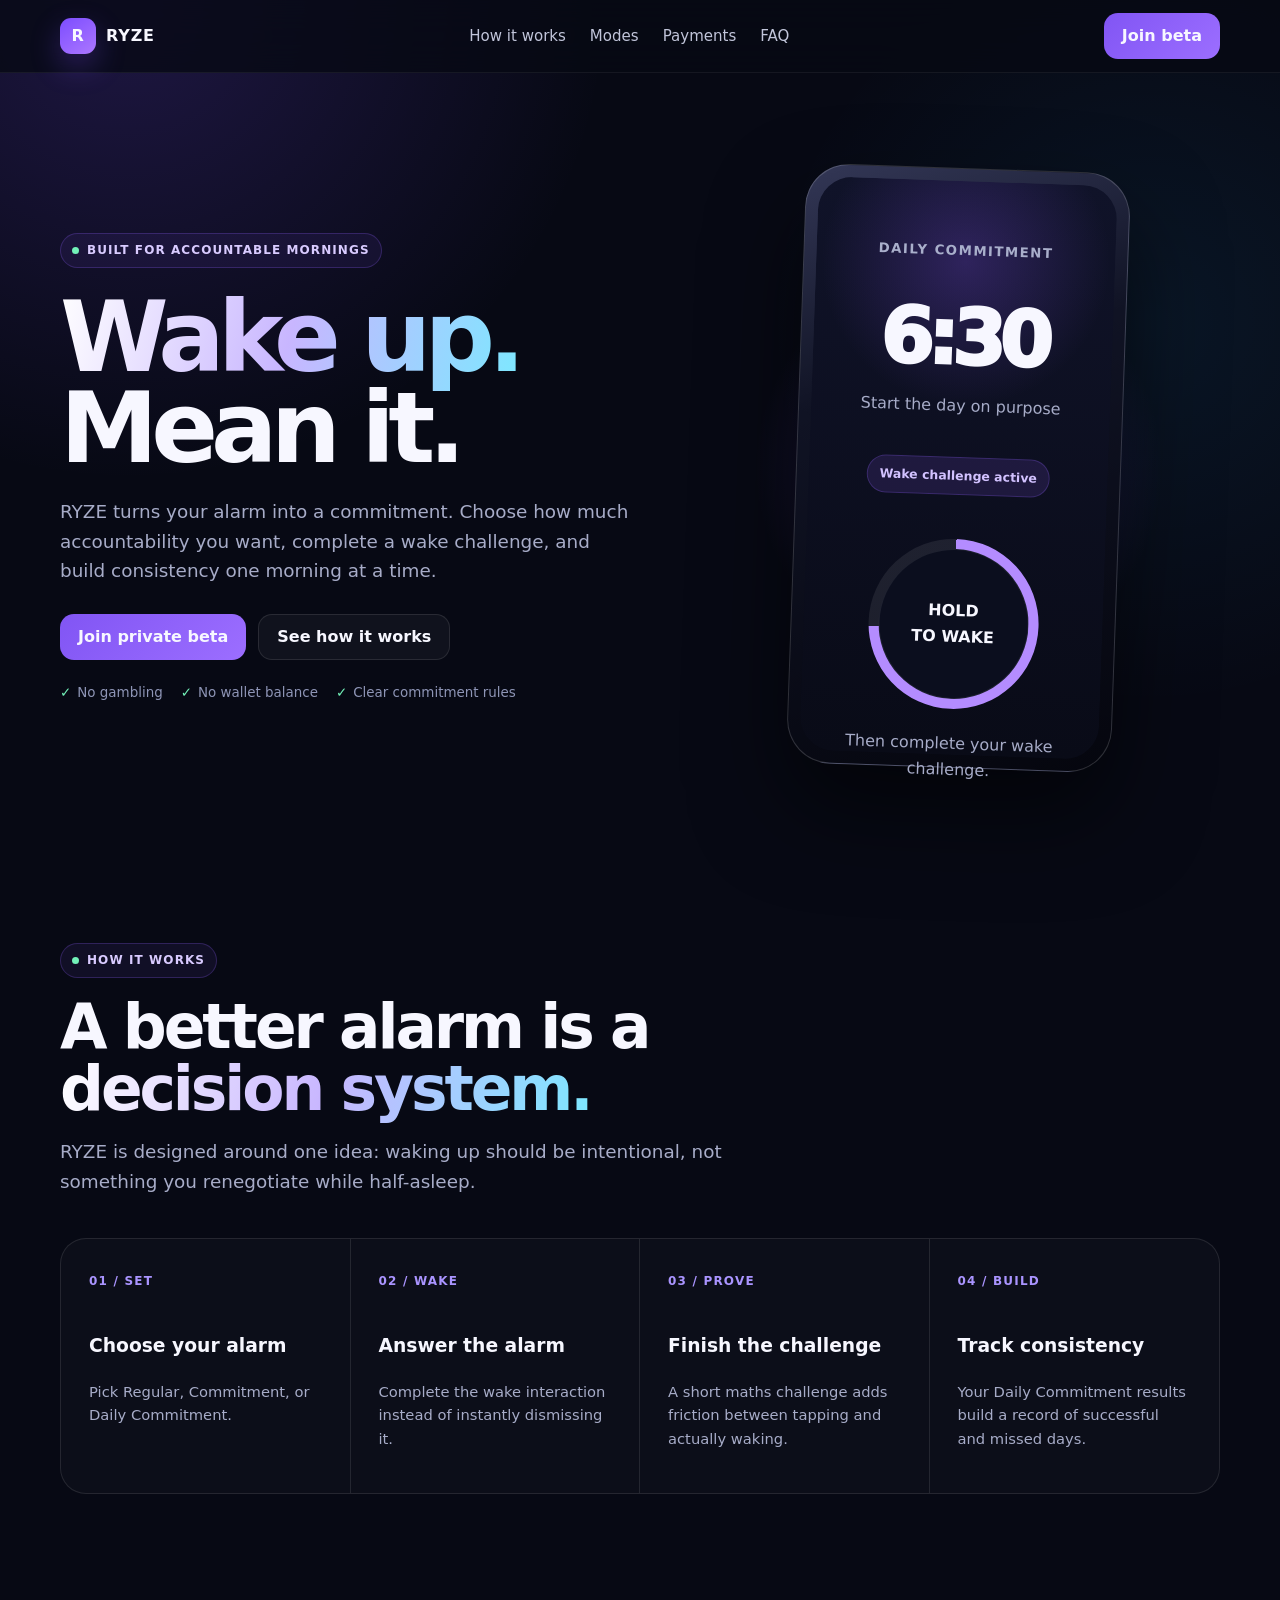
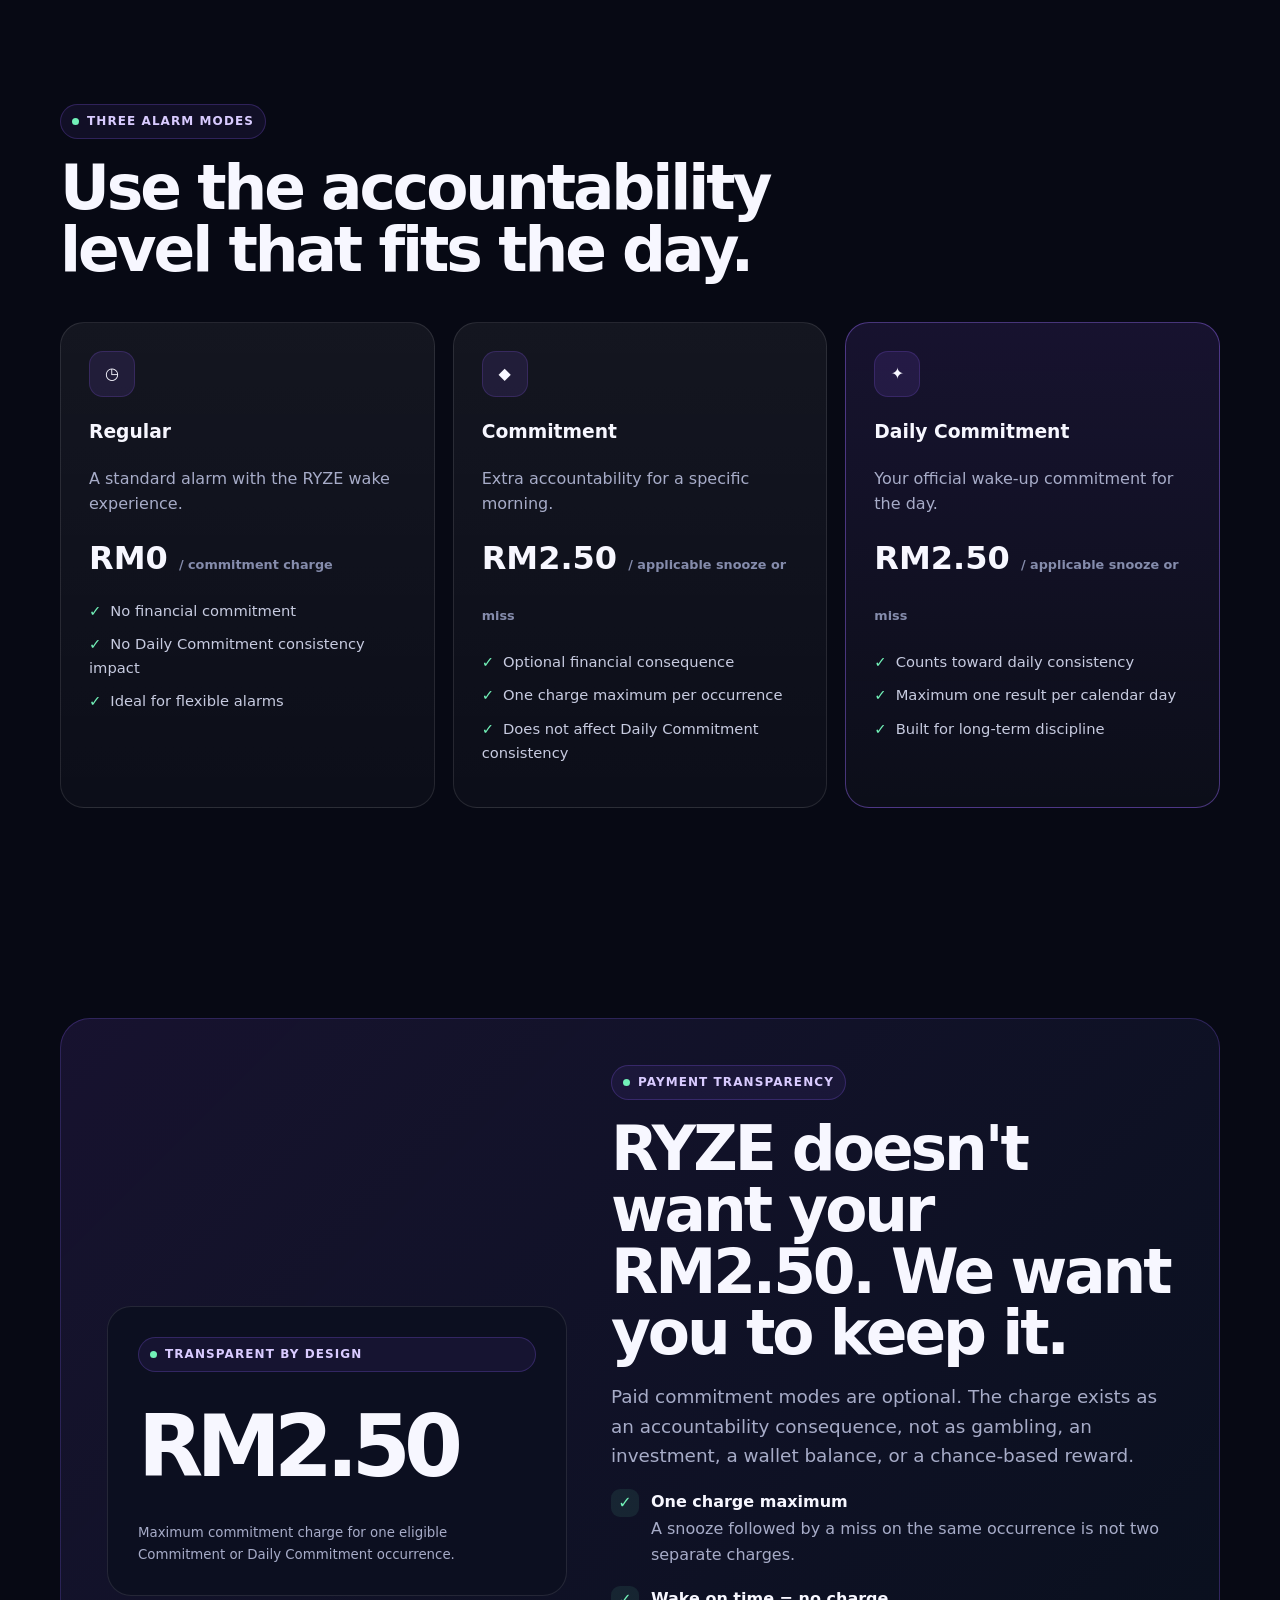
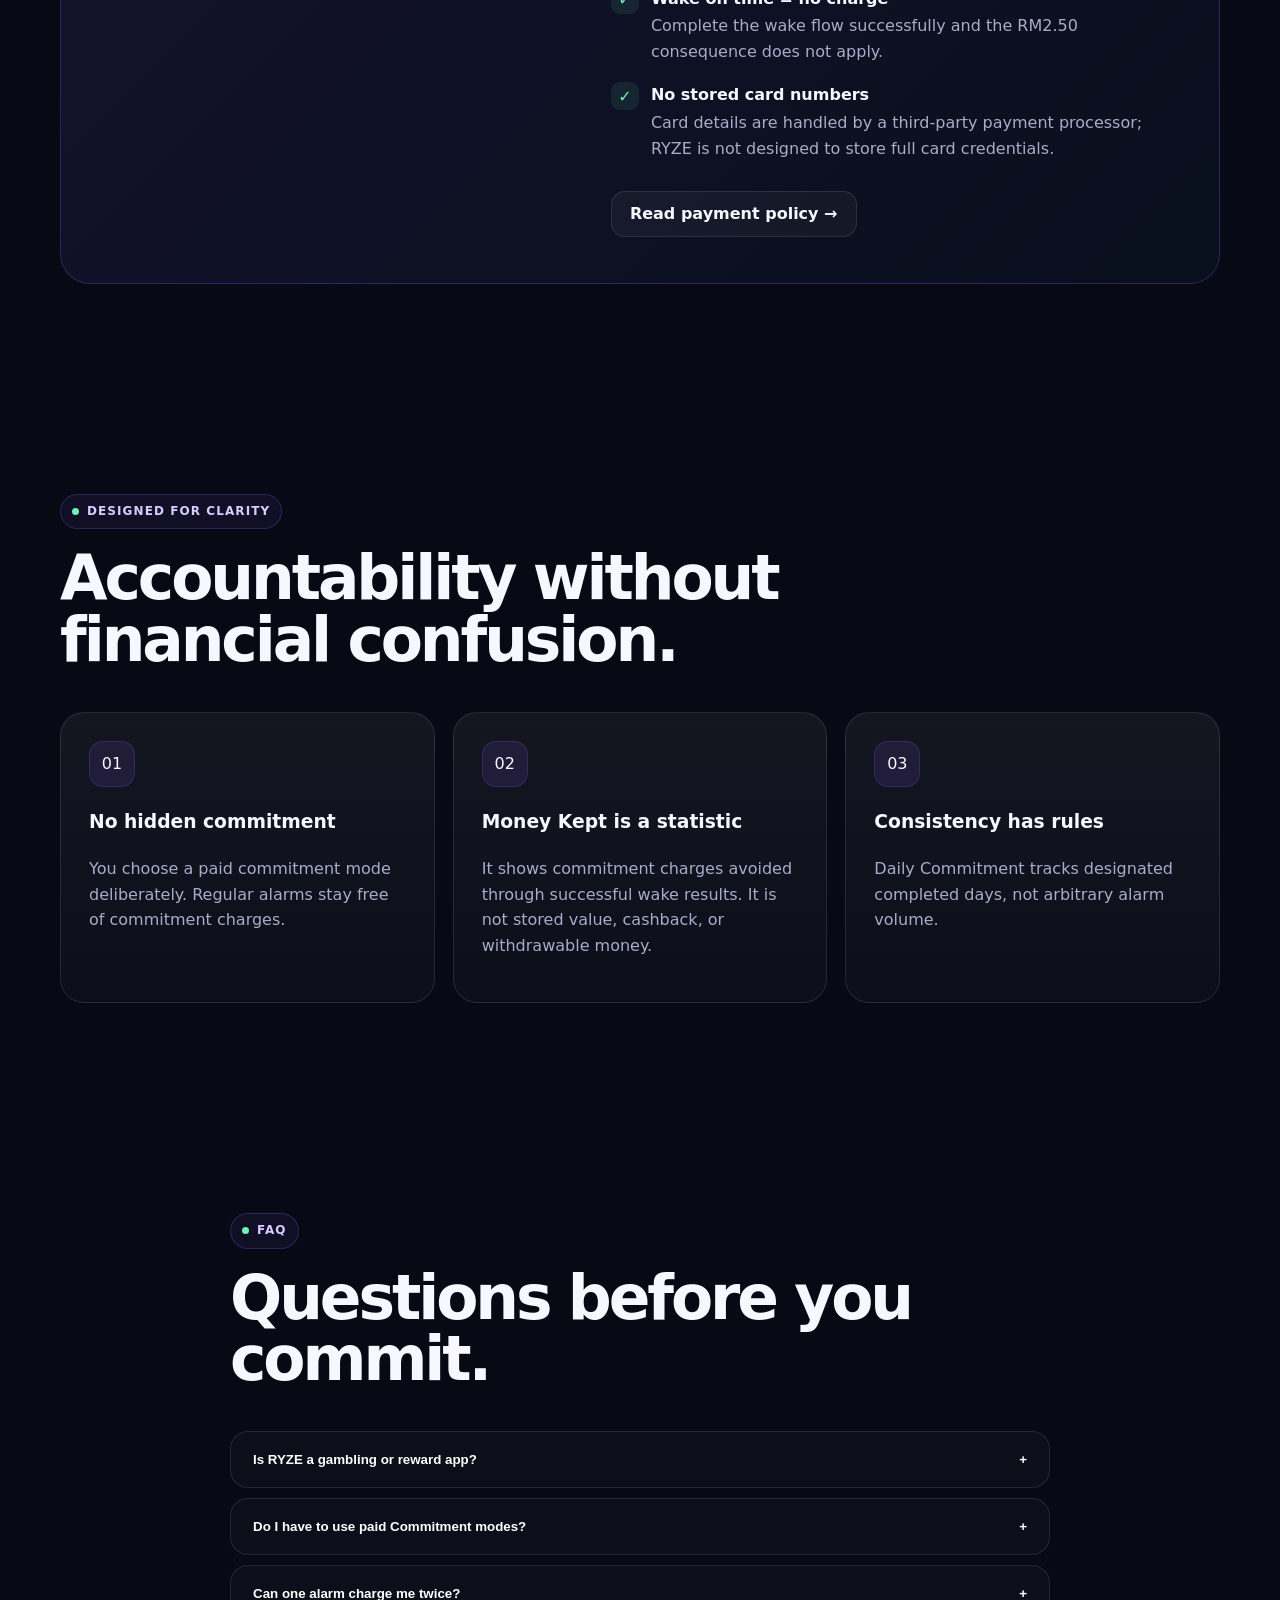
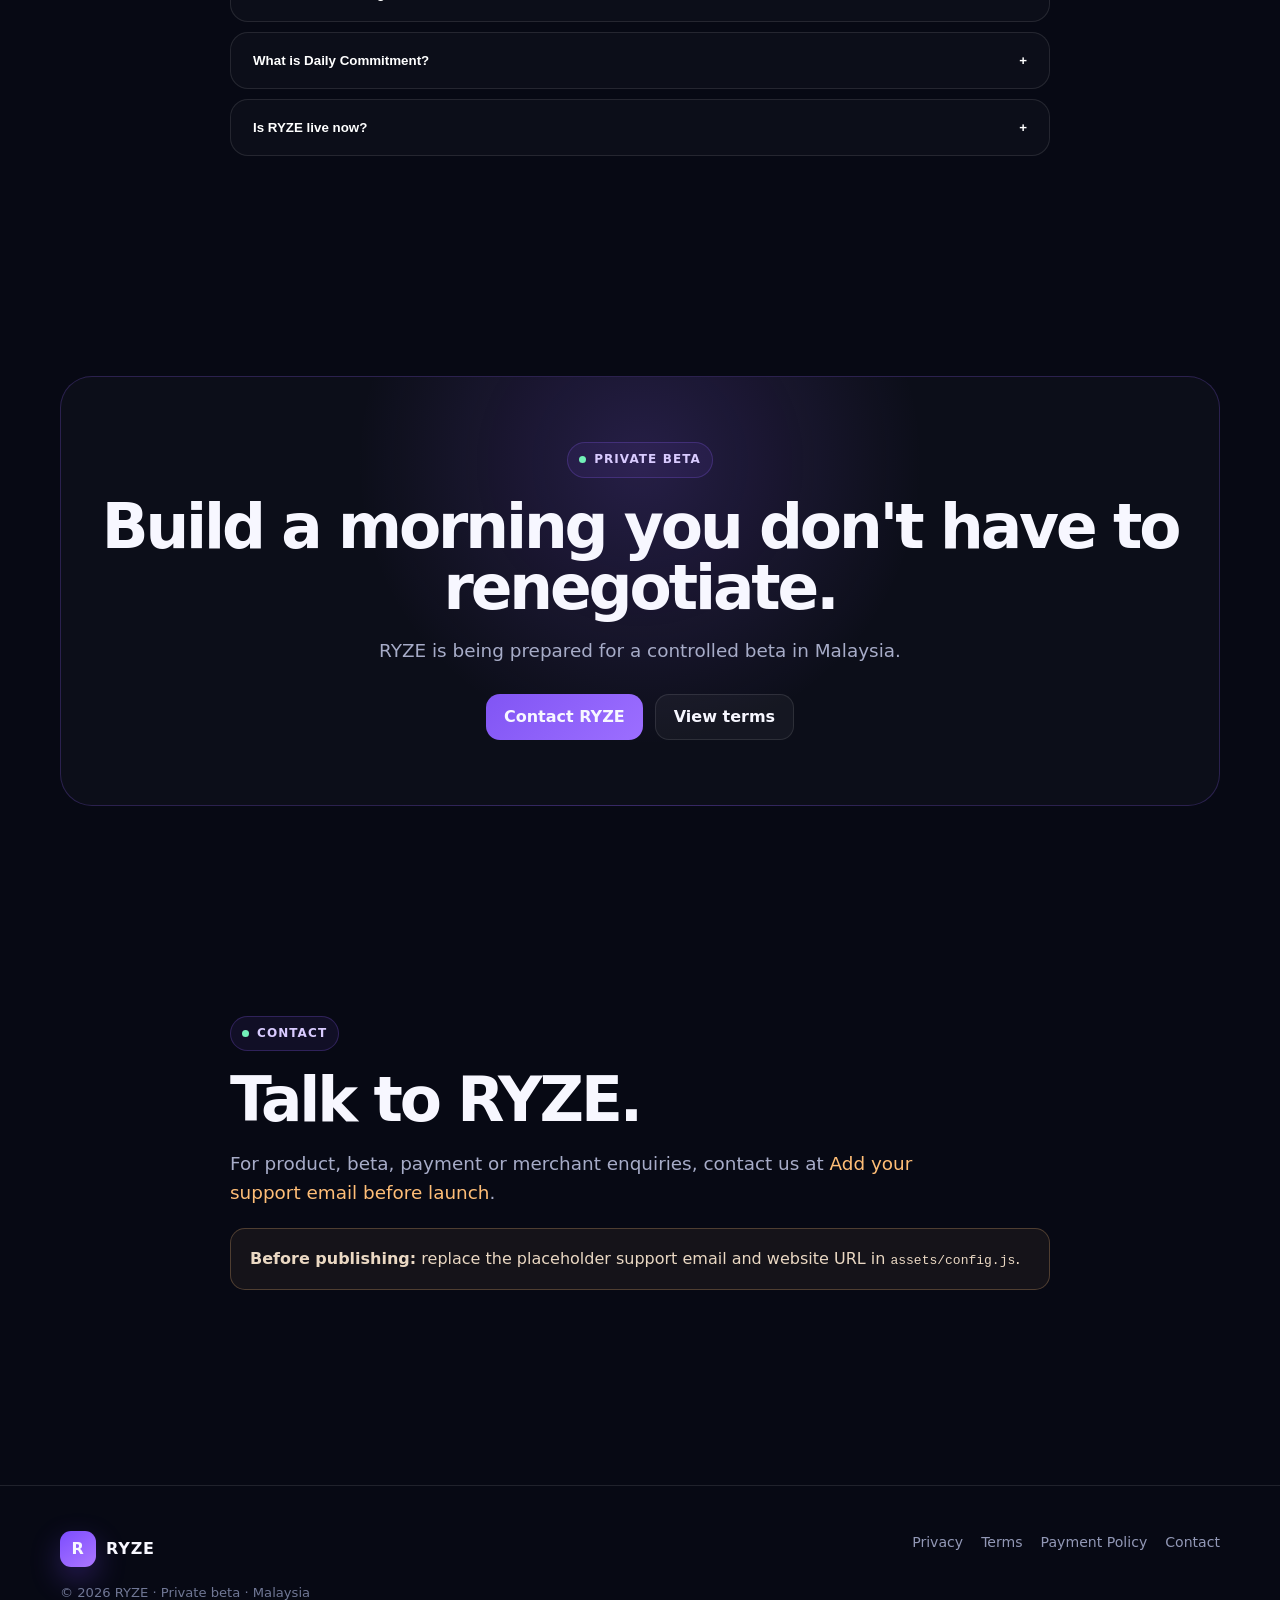
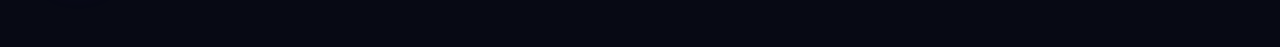
<file: index.html>
<!doctype html><html lang="en"><head><meta charset="utf-8"><meta name="viewport" content="width=device-width,initial-scale=1"><title>RYZE — Wake up with intention</title><meta name="description" content="RYZE is an alarm and accountability app built to help you wake up with intention and build consistency."><meta name="theme-color" content="#090b17"><link rel="icon" href="/favicon.svg"><link rel="stylesheet" href="/assets/style.css"><script defer src="/assets/config.js"></script><script defer src="/assets/site.js"></script></head><body>
<header class="header"><div class="container nav"><a class="brand" href="/"><span class="mark">R</span>RYZE</a><nav class="links"><a href="#how">How it works</a><a href="#modes">Modes</a><a href="#payments">Payments</a><a href="#faq">FAQ</a></nav><div><a class="btn primary" href="#join">Join beta</a> <button class="menu" data-menu aria-expanded="false">☰</button></div></div><div class="mobile" data-mobile><a href="#how">How it works</a><a href="#modes">Modes</a><a href="#payments">Payments</a><a href="#faq">FAQ</a><a href="#contact">Contact</a></div></header>
<main><section class="hero"><div class="container hero-grid"><div><span class="eyebrow">Built for accountable mornings</span><h1><span class="grad">Wake up.</span><br>Mean it.</h1><p class="lead">RYZE turns your alarm into a commitment. Choose how much accountability you want, complete a wake challenge, and build consistency one morning at a time.</p><div class="actions"><a class="btn primary" href="#join">Join private beta</a><a class="btn" href="#how">See how it works</a></div><div class="trust"><span>No gambling</span><span>No wallet balance</span><span>Clear commitment rules</span></div></div><div class="phone-wrap"><div class="glow"></div><div class="phone"><div class="screen"><small>Daily Commitment</small><div class="time">6:30</div><p class="muted">Start the day on purpose</p><div class="chip">Wake challenge active</div><div class="ring"><div>HOLD<br>TO WAKE</div></div><p class="muted">Then complete your wake challenge.</p></div></div></div></div></section>
<section class="section" id="how"><div class="container"><div class="section-head"><span class="eyebrow">How it works</span><h2>A better alarm is a <span class="grad">decision system.</span></h2><p class="lead">RYZE is designed around one idea: waking up should be intentional, not something you renegotiate while half-asleep.</p></div><div class="steps"><div class="step"><b>01 / SET</b><h3>Choose your alarm</h3><p>Pick Regular, Commitment, or Daily Commitment.</p></div><div class="step"><b>02 / WAKE</b><h3>Answer the alarm</h3><p>Complete the wake interaction instead of instantly dismissing it.</p></div><div class="step"><b>03 / PROVE</b><h3>Finish the challenge</h3><p>A short maths challenge adds friction between tapping and actually waking.</p></div><div class="step"><b>04 / BUILD</b><h3>Track consistency</h3><p>Your Daily Commitment results build a record of successful and missed days.</p></div></div></div></section>
<section class="section" id="modes"><div class="container"><div class="section-head"><span class="eyebrow">Three alarm modes</span><h2>Use the accountability level that fits the day.</h2></div><div class="grid3"><article class="card"><div class="icon">◷</div><h3>Regular</h3><p>A standard alarm with the RYZE wake experience.</p><div class="price">RM0 <span>/ commitment charge</span></div><ul><li>No financial commitment</li><li>No Daily Commitment consistency impact</li><li>Ideal for flexible alarms</li></ul></article><article class="card"><div class="icon">◆</div><h3>Commitment</h3><p>Extra accountability for a specific morning.</p><div class="price">RM2.50 <span>/ applicable snooze or miss</span></div><ul><li>Optional financial consequence</li><li>One charge maximum per occurrence</li><li>Does not affect Daily Commitment consistency</li></ul></article><article class="card featured"><div class="icon">✦</div><h3>Daily Commitment</h3><p>Your official wake-up commitment for the day.</p><div class="price">RM2.50 <span>/ applicable snooze or miss</span></div><ul><li>Counts toward daily consistency</li><li>Maximum one result per calendar day</li><li>Built for long-term discipline</li></ul></article></div></div></section>
<section class="section" id="payments"><div class="container transparency"><div class="stat"><span class="eyebrow">Transparent by design</span><strong>RM2.50</strong><small class="muted">Maximum commitment charge for one eligible Commitment or Daily Commitment occurrence.</small></div><div><span class="eyebrow">Payment transparency</span><h2>RYZE doesn't want your RM2.50. We want you to keep it.</h2><p class="lead">Paid commitment modes are optional. The charge exists as an accountability consequence, not as gambling, an investment, a wallet balance, or a chance-based reward.</p><div class="point"><i>✓</i><div><strong>One charge maximum</strong><p>A snooze followed by a miss on the same occurrence is not two separate charges.</p></div></div><div class="point"><i>✓</i><div><strong>Wake on time = no charge</strong><p>Complete the wake flow successfully and the RM2.50 consequence does not apply.</p></div></div><div class="point"><i>✓</i><div><strong>No stored card numbers</strong><p>Card details are handled by a third-party payment processor; RYZE is not designed to store full card credentials.</p></div></div><div class="actions"><a class="btn" href="/payment-policy.html">Read payment policy →</a></div></div></div></section>
<section class="section"><div class="container"><div class="section-head"><span class="eyebrow">Designed for clarity</span><h2>Accountability without financial confusion.</h2></div><div class="grid3"><article class="card"><div class="icon">01</div><h3>No hidden commitment</h3><p>You choose a paid commitment mode deliberately. Regular alarms stay free of commitment charges.</p></article><article class="card"><div class="icon">02</div><h3>Money Kept is a statistic</h3><p>It shows commitment charges avoided through successful wake results. It is not stored value, cashback, or withdrawable money.</p></article><article class="card"><div class="icon">03</div><h3>Consistency has rules</h3><p>Daily Commitment tracks designated completed days, not arbitrary alarm volume.</p></article></div></div></section>
<section class="section" id="faq"><div class="narrow"><div class="section-head"><span class="eyebrow">FAQ</span><h2>Questions before you commit.</h2></div><div class="faq"><button aria-expanded="false"><span>Is RYZE a gambling or reward app?</span><span>+</span></button><div class="answer">No. RYZE does not use betting, chance-based outcomes, random prizes, or wagering. Commitment charges are tied to a user's selected alarm outcome.</div></div><div class="faq"><button aria-expanded="false"><span>Do I have to use paid Commitment modes?</span><span>+</span></button><div class="answer">No. Regular alarms do not carry a commitment charge.</div></div><div class="faq"><button aria-expanded="false"><span>Can one alarm charge me twice?</span><span>+</span></button><div class="answer">RYZE is designed for one financial commitment consequence maximum per eligible occurrence.</div></div><div class="faq"><button aria-expanded="false"><span>What is Daily Commitment?</span><span>+</span></button><div class="answer">It is the designated alarm result that counts toward consistency for a calendar day. RYZE allows at most one Daily Commitment occurrence/result for the same calendar day.</div></div><div class="faq"><button aria-expanded="false"><span>Is RYZE live now?</span><span>+</span></button><div class="answer">RYZE is currently in private beta. Features, availability, payment processing and eligibility rules may change before public release.</div></div></div></section>
<section class="section" id="join"><div class="container"><div class="cta"><span class="eyebrow">Private beta</span><h2>Build a morning you don't have to renegotiate.</h2><p class="lead" style="margin:auto">RYZE is being prepared for a controlled beta in Malaysia.</p><div class="actions" style="justify-content:center"><a class="btn primary" href="#contact">Contact RYZE</a><a class="btn" href="/terms.html">View terms</a></div></div></div></section>
<section class="section" id="contact"><div class="narrow"><span class="eyebrow">Contact</span><h2>Talk to RYZE.</h2><p class="lead">For product, beta, payment or merchant enquiries, contact us at <a data-mailto href="#contact">Add your support email before launch</a>.</p><div class="notice"><strong>Before publishing:</strong> replace the placeholder support email and website URL in <code>assets/config.js</code>.</div></div></section></main>
<footer class="footer"><div class="container foot"><div><a class="brand" href="/"><span class="mark">R</span>RYZE</a><div class="meta">© <span data-year></span> RYZE · Private beta · Malaysia</div></div><div class="footlinks"><a href="/privacy.html">Privacy</a><a href="/terms.html">Terms</a><a href="/payment-policy.html">Payment Policy</a><a href="#contact">Contact</a></div></div></footer></body></html>
</file>
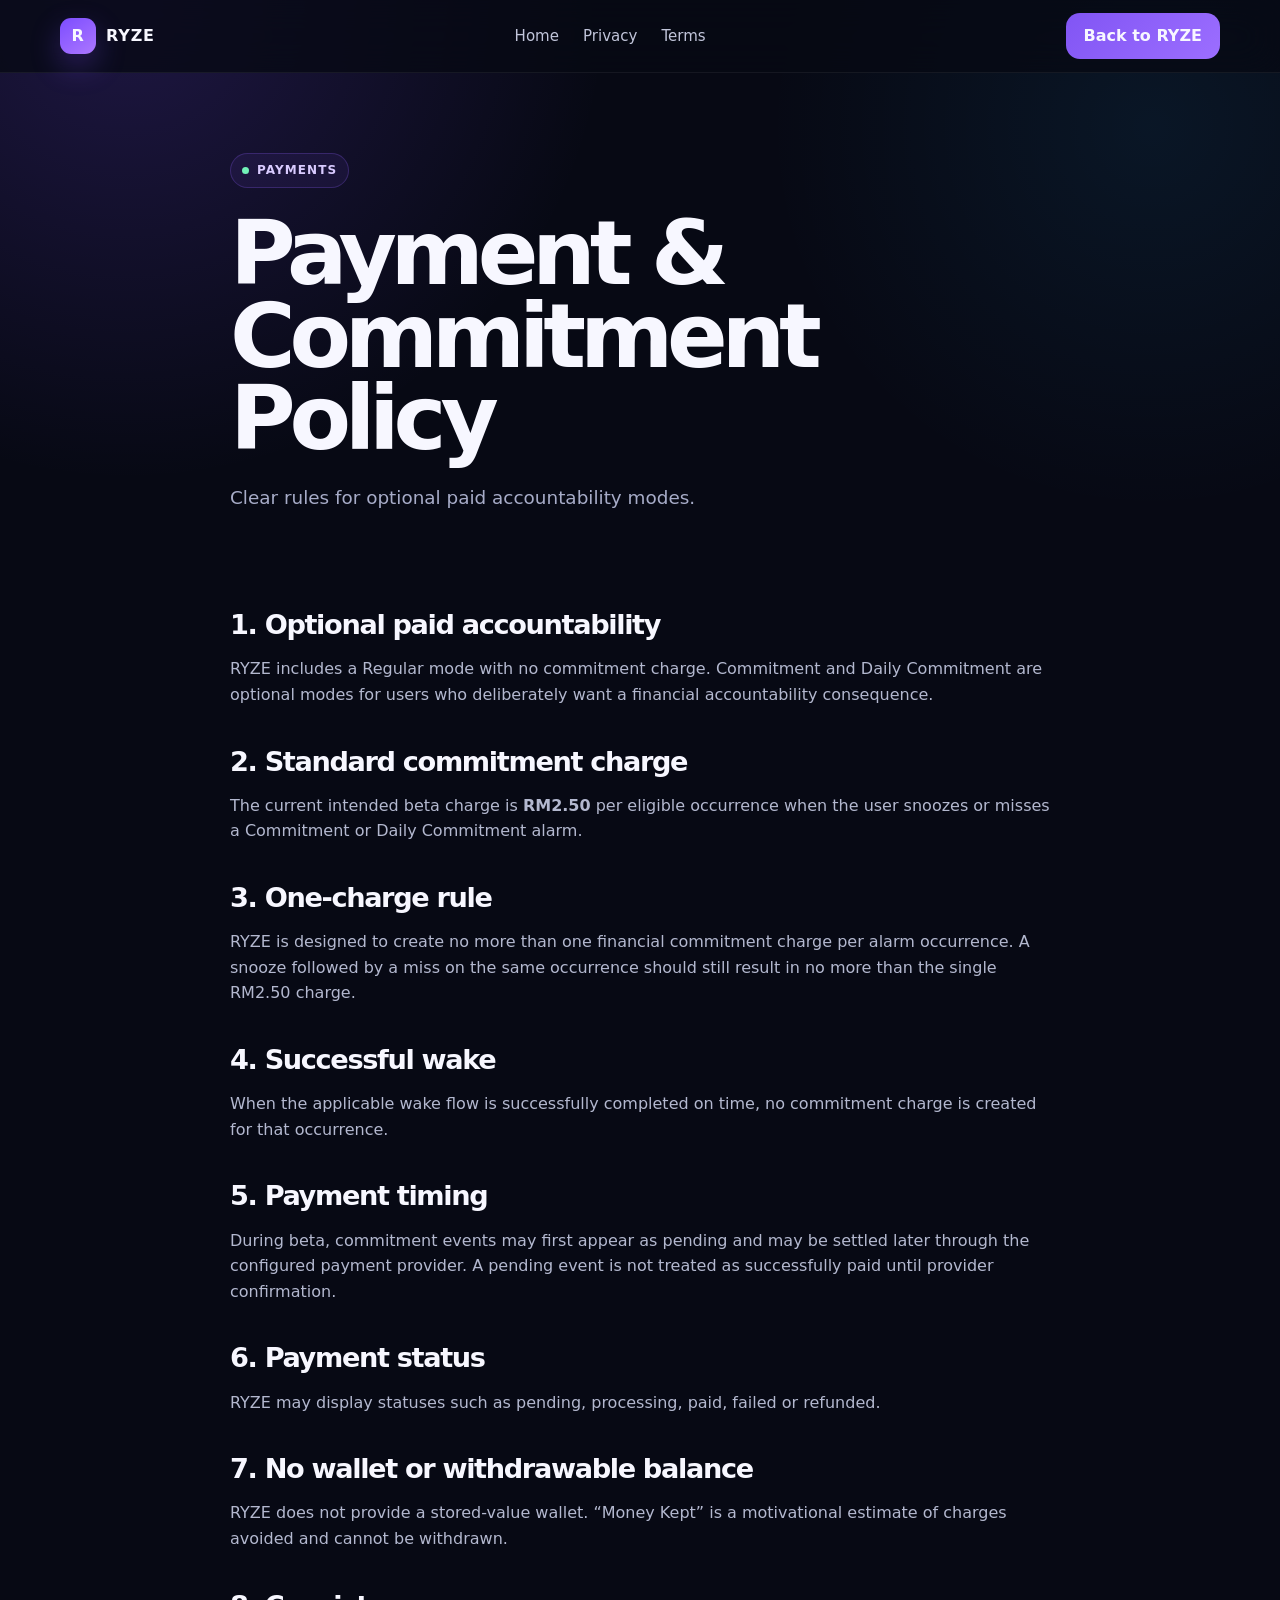
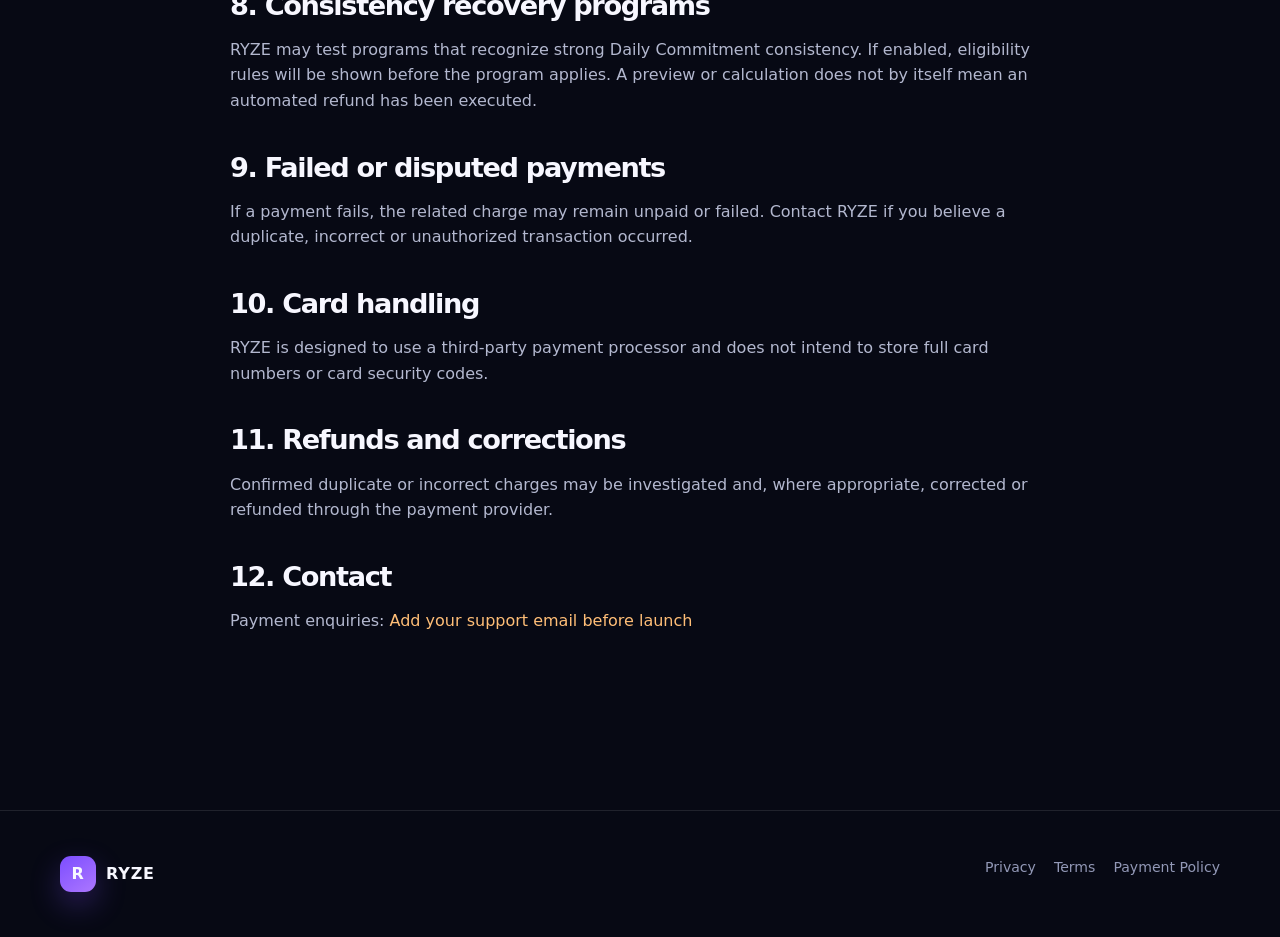
<file: payment-policy.html>
<!doctype html><html lang="en"><head><meta charset="utf-8"><meta name="viewport" content="width=device-width,initial-scale=1"><title>Payment & Commitment Policy — RYZE</title><link rel="icon" href="/favicon.svg"><link rel="stylesheet" href="/assets/style.css"><script defer src="/assets/config.js"></script><script defer src="/assets/site.js"></script></head><body><header class="header"><div class="container nav"><a class="brand" href="/"><span class="mark">R</span>RYZE</a><nav class="links"><a href="/">Home</a><a href="/privacy.html">Privacy</a><a href="/terms.html">Terms</a></nav><a class="btn primary" href="/">Back to RYZE</a></div></header><main><section class="legal-hero"><div class="narrow"><span class="eyebrow">Payments</span><h1 style="font-size:clamp(2.8rem,7vw,5.6rem)">Payment & Commitment Policy</h1><p class="lead">Clear rules for optional paid accountability modes.</p></div></section><section class="legal-body"><div class="narrow"><h2>1. Optional paid accountability</h2><p>RYZE includes a Regular mode with no commitment charge. Commitment and Daily Commitment are optional modes for users who deliberately want a financial accountability consequence.</p><h2>2. Standard commitment charge</h2><p>The current intended beta charge is <strong>RM2.50</strong> per eligible occurrence when the user snoozes or misses a Commitment or Daily Commitment alarm.</p><h2>3. One-charge rule</h2><p>RYZE is designed to create no more than one financial commitment charge per alarm occurrence. A snooze followed by a miss on the same occurrence should still result in no more than the single RM2.50 charge.</p><h2>4. Successful wake</h2><p>When the applicable wake flow is successfully completed on time, no commitment charge is created for that occurrence.</p><h2>5. Payment timing</h2><p>During beta, commitment events may first appear as pending and may be settled later through the configured payment provider. A pending event is not treated as successfully paid until provider confirmation.</p><h2>6. Payment status</h2><p>RYZE may display statuses such as pending, processing, paid, failed or refunded.</p><h2>7. No wallet or withdrawable balance</h2><p>RYZE does not provide a stored-value wallet. “Money Kept” is a motivational estimate of charges avoided and cannot be withdrawn.</p><h2>8. Consistency recovery programs</h2><p>RYZE may test programs that recognize strong Daily Commitment consistency. If enabled, eligibility rules will be shown before the program applies. A preview or calculation does not by itself mean an automated refund has been executed.</p><h2>9. Failed or disputed payments</h2><p>If a payment fails, the related charge may remain unpaid or failed. Contact RYZE if you believe a duplicate, incorrect or unauthorized transaction occurred.</p><h2>10. Card handling</h2><p>RYZE is designed to use a third-party payment processor and does not intend to store full card numbers or card security codes.</p><h2>11. Refunds and corrections</h2><p>Confirmed duplicate or incorrect charges may be investigated and, where appropriate, corrected or refunded through the payment provider.</p><h2>12. Contact</h2><p>Payment enquiries: <a data-mailto href="#contact">Add your support email before launch</a></p></div></section></main><footer class="footer"><div class="container foot"><div class="brand"><span class="mark">R</span>RYZE</div><div class="footlinks"><a href="/privacy.html">Privacy</a><a href="/terms.html">Terms</a><a href="/payment-policy.html">Payment Policy</a></div></div></footer></body></html>
</file>
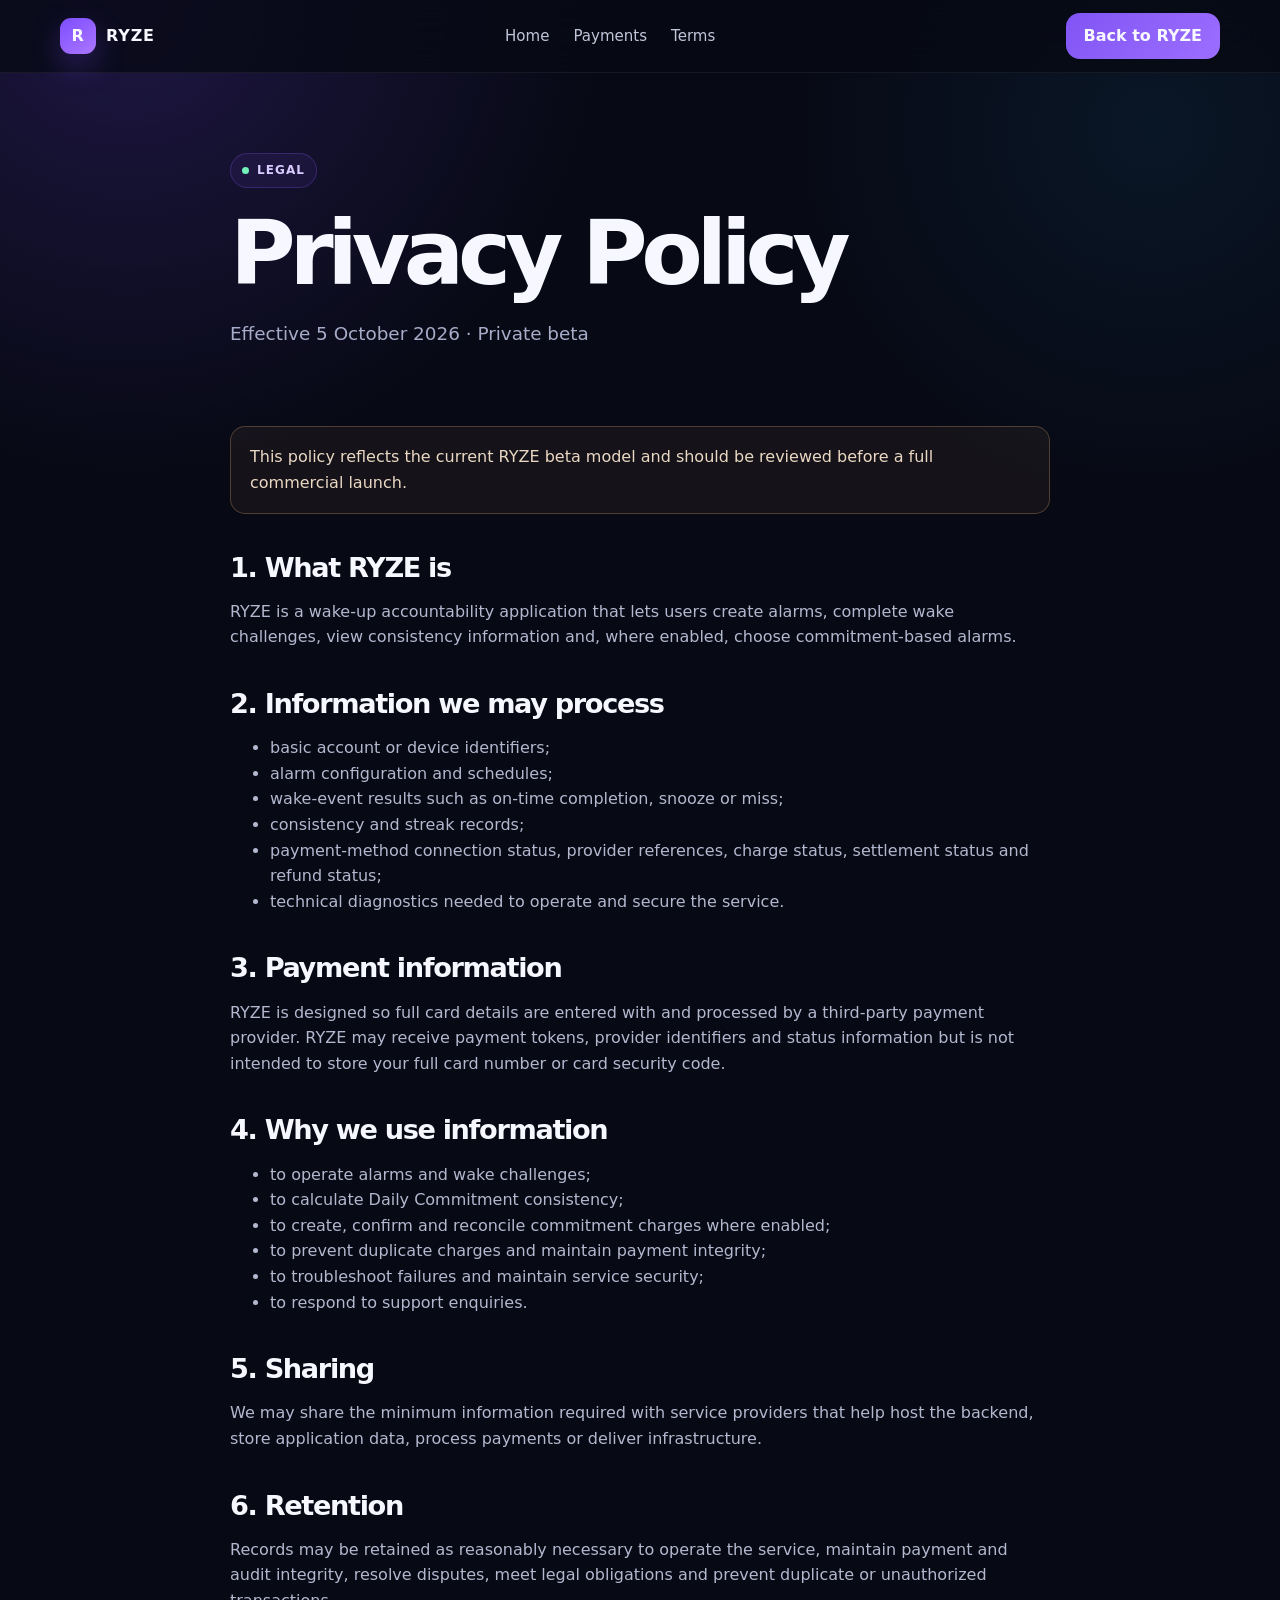
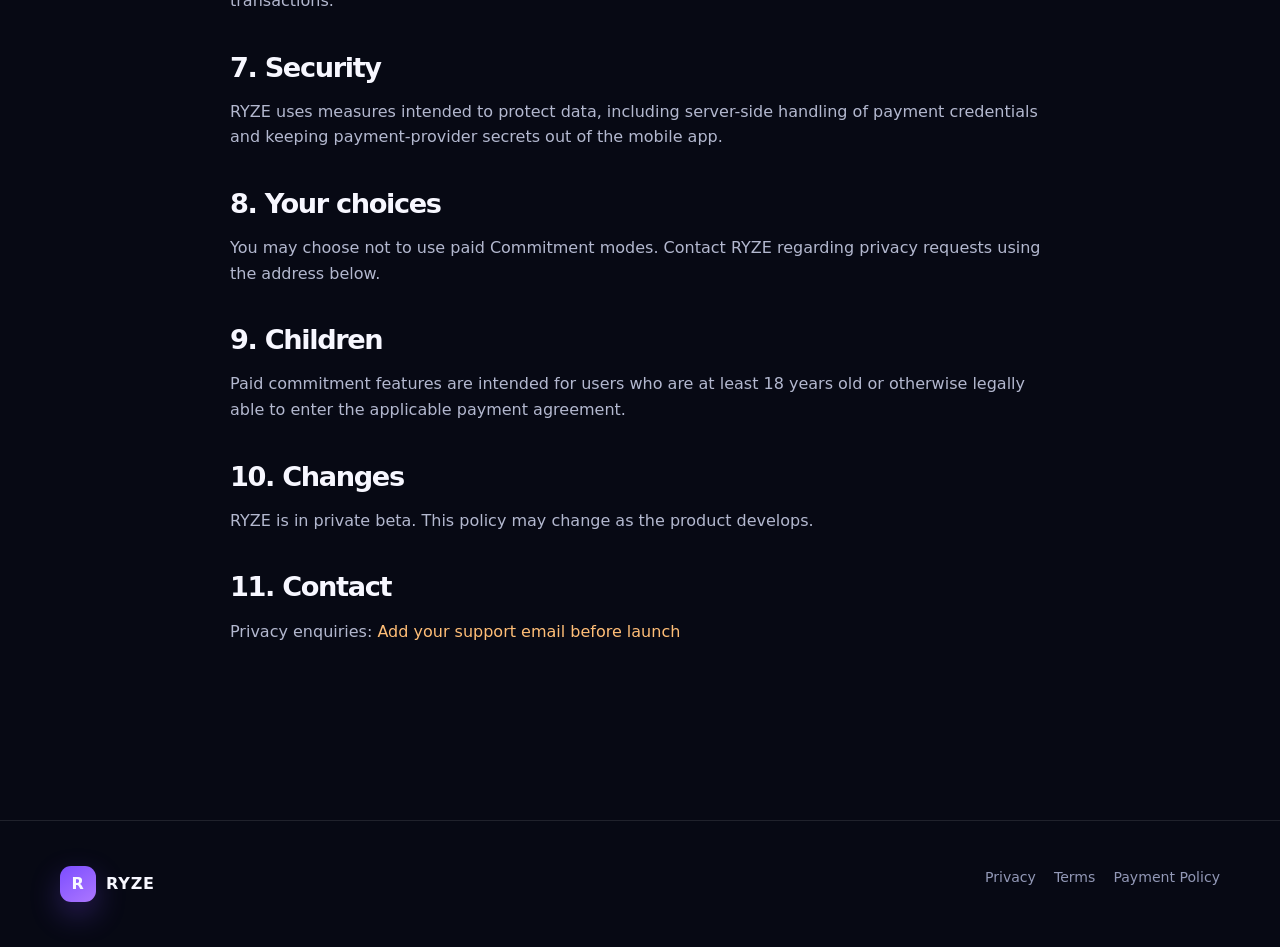
<file: privacy.html>
<!doctype html><html lang="en"><head><meta charset="utf-8"><meta name="viewport" content="width=device-width,initial-scale=1"><title>Privacy Policy — RYZE</title><link rel="icon" href="/favicon.svg"><link rel="stylesheet" href="/assets/style.css"><script defer src="/assets/config.js"></script><script defer src="/assets/site.js"></script></head><body><header class="header"><div class="container nav"><a class="brand" href="/"><span class="mark">R</span>RYZE</a><nav class="links"><a href="/">Home</a><a href="/payment-policy.html">Payments</a><a href="/terms.html">Terms</a></nav><a class="btn primary" href="/">Back to RYZE</a></div></header><main><section class="legal-hero"><div class="narrow"><span class="eyebrow">Legal</span><h1 style="font-size:clamp(2.8rem,7vw,5.6rem)">Privacy Policy</h1><p class="lead">Effective 5 October 2026 · Private beta</p></div></section><section class="legal-body"><div class="narrow"><div class="notice">This policy reflects the current RYZE beta model and should be reviewed before a full commercial launch.</div><h2>1. What RYZE is</h2><p>RYZE is a wake-up accountability application that lets users create alarms, complete wake challenges, view consistency information and, where enabled, choose commitment-based alarms.</p><h2>2. Information we may process</h2><ul><li>basic account or device identifiers;</li><li>alarm configuration and schedules;</li><li>wake-event results such as on-time completion, snooze or miss;</li><li>consistency and streak records;</li><li>payment-method connection status, provider references, charge status, settlement status and refund status;</li><li>technical diagnostics needed to operate and secure the service.</li></ul><h2>3. Payment information</h2><p>RYZE is designed so full card details are entered with and processed by a third-party payment provider. RYZE may receive payment tokens, provider identifiers and status information but is not intended to store your full card number or card security code.</p><h2>4. Why we use information</h2><ul><li>to operate alarms and wake challenges;</li><li>to calculate Daily Commitment consistency;</li><li>to create, confirm and reconcile commitment charges where enabled;</li><li>to prevent duplicate charges and maintain payment integrity;</li><li>to troubleshoot failures and maintain service security;</li><li>to respond to support enquiries.</li></ul><h2>5. Sharing</h2><p>We may share the minimum information required with service providers that help host the backend, store application data, process payments or deliver infrastructure.</p><h2>6. Retention</h2><p>Records may be retained as reasonably necessary to operate the service, maintain payment and audit integrity, resolve disputes, meet legal obligations and prevent duplicate or unauthorized transactions.</p><h2>7. Security</h2><p>RYZE uses measures intended to protect data, including server-side handling of payment credentials and keeping payment-provider secrets out of the mobile app.</p><h2>8. Your choices</h2><p>You may choose not to use paid Commitment modes. Contact RYZE regarding privacy requests using the address below.</p><h2>9. Children</h2><p>Paid commitment features are intended for users who are at least 18 years old or otherwise legally able to enter the applicable payment agreement.</p><h2>10. Changes</h2><p>RYZE is in private beta. This policy may change as the product develops.</p><h2>11. Contact</h2><p>Privacy enquiries: <a data-mailto href="#contact">Add your support email before launch</a></p></div></section></main><footer class="footer"><div class="container foot"><div class="brand"><span class="mark">R</span>RYZE</div><div class="footlinks"><a href="/privacy.html">Privacy</a><a href="/terms.html">Terms</a><a href="/payment-policy.html">Payment Policy</a></div></div></footer></body></html>
</file>
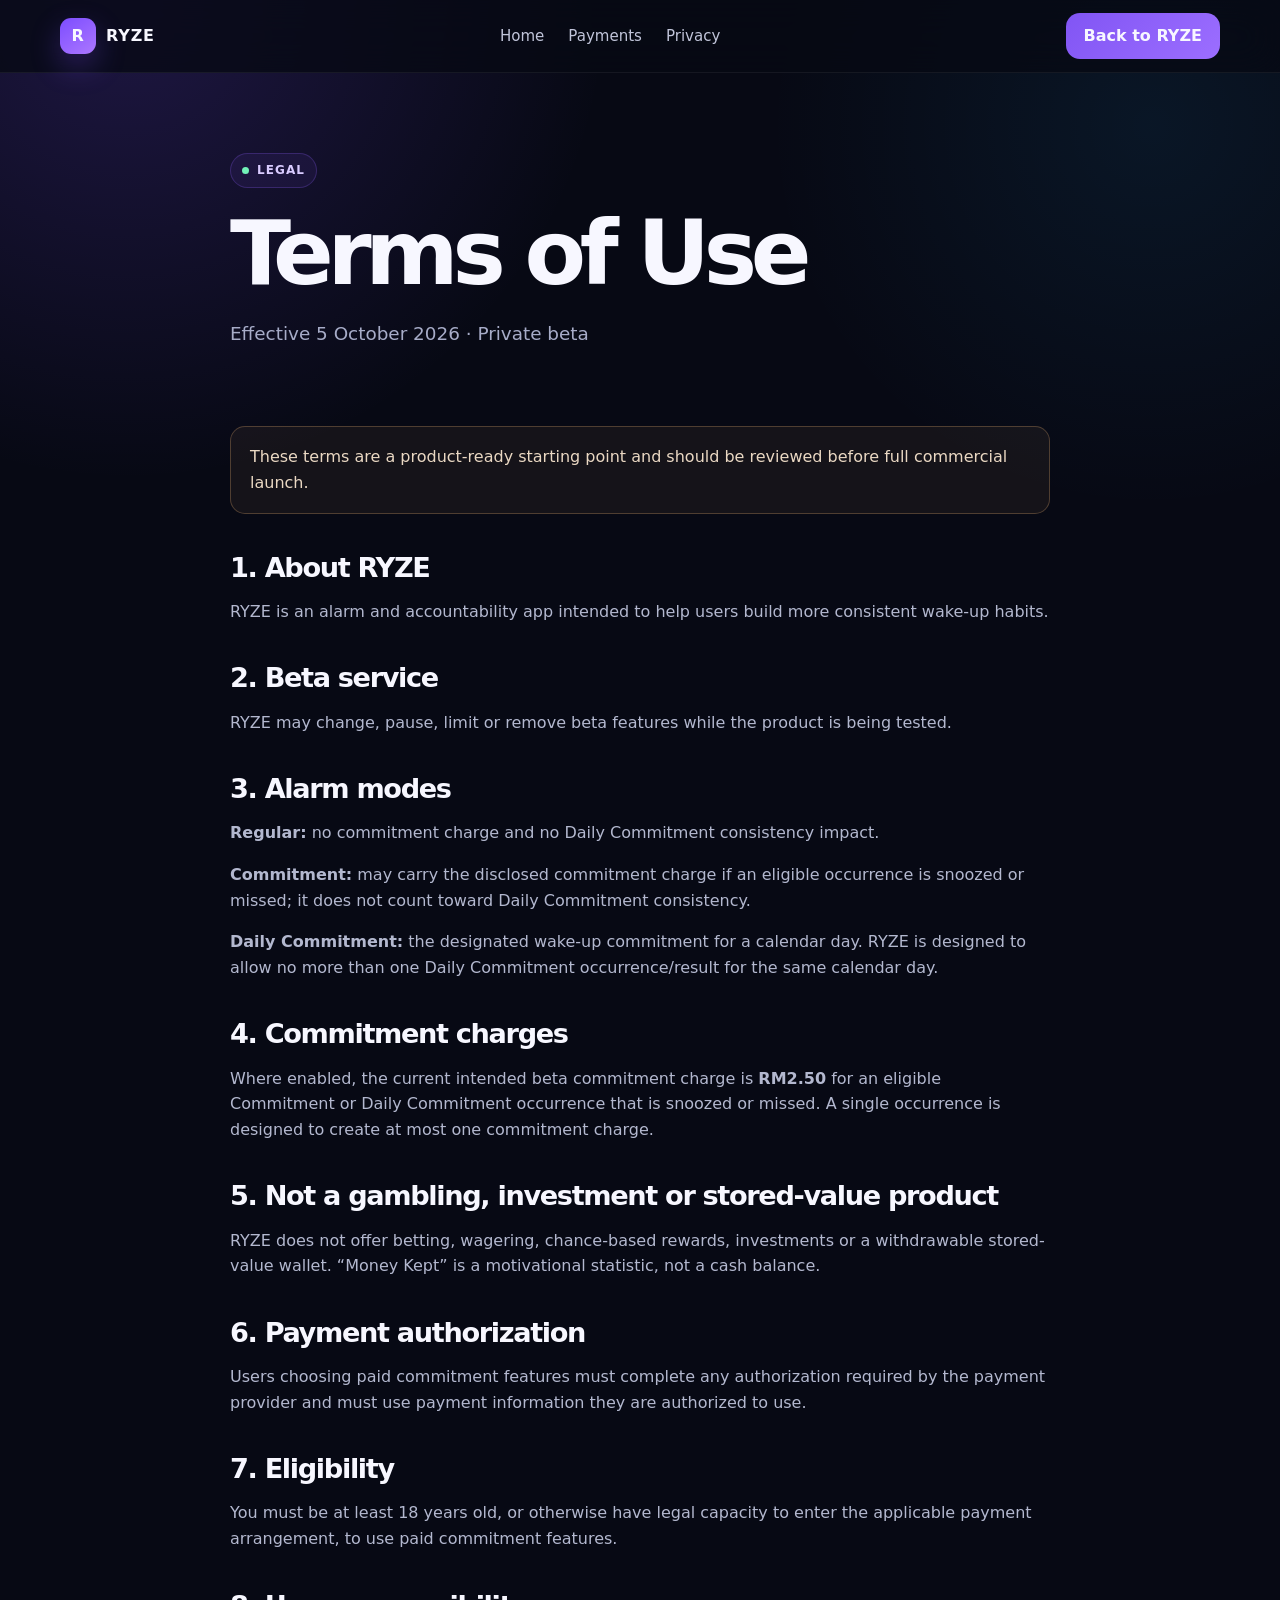
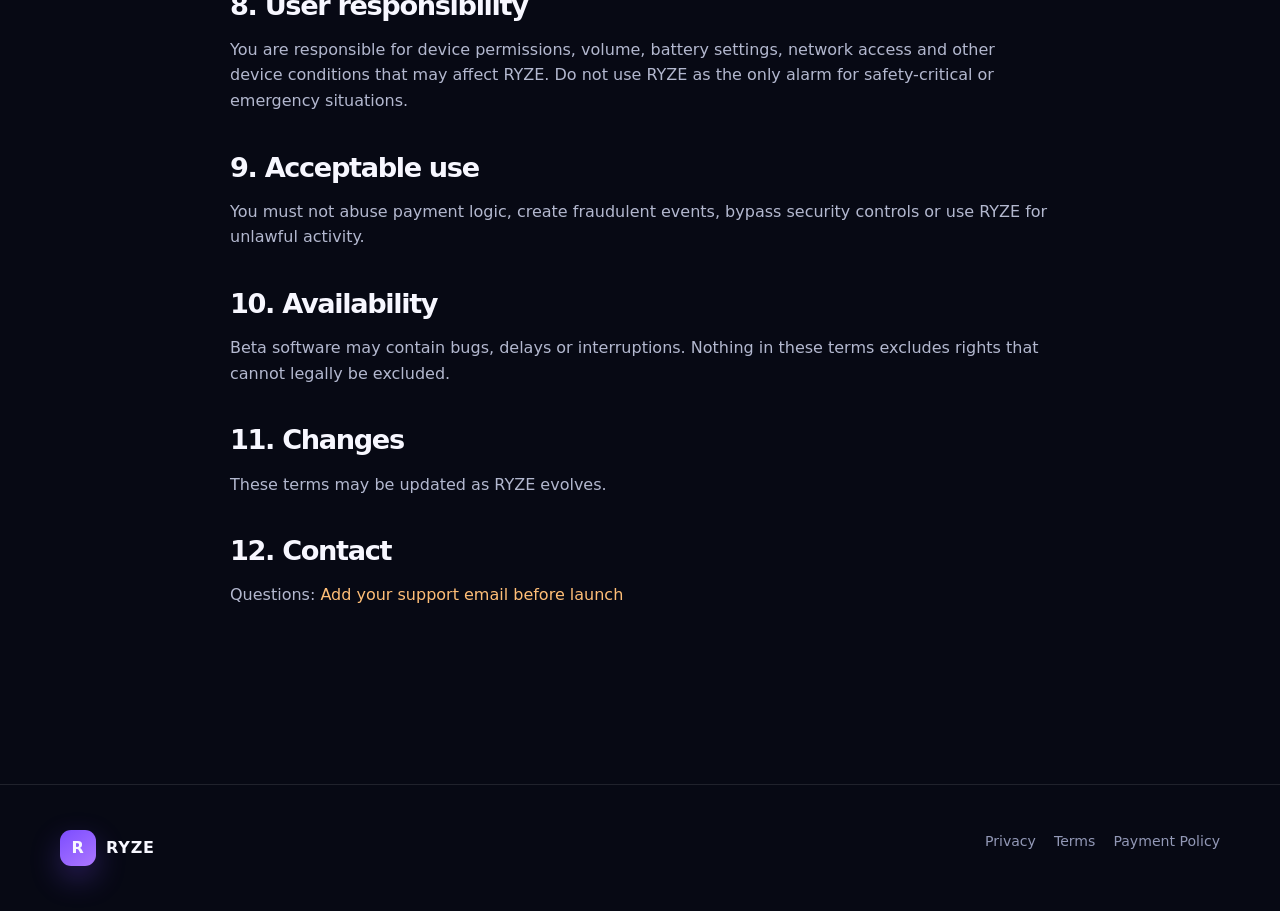
<file: terms.html>
<!doctype html><html lang="en"><head><meta charset="utf-8"><meta name="viewport" content="width=device-width,initial-scale=1"><title>Terms of Use — RYZE</title><link rel="icon" href="/favicon.svg"><link rel="stylesheet" href="/assets/style.css"><script defer src="/assets/config.js"></script><script defer src="/assets/site.js"></script></head><body><header class="header"><div class="container nav"><a class="brand" href="/"><span class="mark">R</span>RYZE</a><nav class="links"><a href="/">Home</a><a href="/payment-policy.html">Payments</a><a href="/privacy.html">Privacy</a></nav><a class="btn primary" href="/">Back to RYZE</a></div></header><main><section class="legal-hero"><div class="narrow"><span class="eyebrow">Legal</span><h1 style="font-size:clamp(2.8rem,7vw,5.6rem)">Terms of Use</h1><p class="lead">Effective 5 October 2026 · Private beta</p></div></section><section class="legal-body"><div class="narrow"><div class="notice">These terms are a product-ready starting point and should be reviewed before full commercial launch.</div><h2>1. About RYZE</h2><p>RYZE is an alarm and accountability app intended to help users build more consistent wake-up habits.</p><h2>2. Beta service</h2><p>RYZE may change, pause, limit or remove beta features while the product is being tested.</p><h2>3. Alarm modes</h2><p><strong>Regular:</strong> no commitment charge and no Daily Commitment consistency impact.</p><p><strong>Commitment:</strong> may carry the disclosed commitment charge if an eligible occurrence is snoozed or missed; it does not count toward Daily Commitment consistency.</p><p><strong>Daily Commitment:</strong> the designated wake-up commitment for a calendar day. RYZE is designed to allow no more than one Daily Commitment occurrence/result for the same calendar day.</p><h2>4. Commitment charges</h2><p>Where enabled, the current intended beta commitment charge is <strong>RM2.50</strong> for an eligible Commitment or Daily Commitment occurrence that is snoozed or missed. A single occurrence is designed to create at most one commitment charge.</p><h2>5. Not a gambling, investment or stored-value product</h2><p>RYZE does not offer betting, wagering, chance-based rewards, investments or a withdrawable stored-value wallet. “Money Kept” is a motivational statistic, not a cash balance.</p><h2>6. Payment authorization</h2><p>Users choosing paid commitment features must complete any authorization required by the payment provider and must use payment information they are authorized to use.</p><h2>7. Eligibility</h2><p>You must be at least 18 years old, or otherwise have legal capacity to enter the applicable payment arrangement, to use paid commitment features.</p><h2>8. User responsibility</h2><p>You are responsible for device permissions, volume, battery settings, network access and other device conditions that may affect RYZE. Do not use RYZE as the only alarm for safety-critical or emergency situations.</p><h2>9. Acceptable use</h2><p>You must not abuse payment logic, create fraudulent events, bypass security controls or use RYZE for unlawful activity.</p><h2>10. Availability</h2><p>Beta software may contain bugs, delays or interruptions. Nothing in these terms excludes rights that cannot legally be excluded.</p><h2>11. Changes</h2><p>These terms may be updated as RYZE evolves.</p><h2>12. Contact</h2><p>Questions: <a data-mailto href="#contact">Add your support email before launch</a></p></div></section></main><footer class="footer"><div class="container foot"><div class="brand"><span class="mark">R</span>RYZE</div><div class="footlinks"><a href="/privacy.html">Privacy</a><a href="/terms.html">Terms</a><a href="/payment-policy.html">Payment Policy</a></div></div></footer></body></html>
</file>
<file: assets/style.css>
*{box-sizing:border-box}html{scroll-behavior:smooth}:root{--bg:#070914;--surface:#11152a;--line:rgba(255,255,255,.1);--text:#f7f7ff;--muted:#a7acc8;--purple:#8b5cf6;--green:#72f1b8}body{margin:0;font-family:Inter,ui-sans-serif,system-ui,-apple-system,BlinkMacSystemFont,"Segoe UI",sans-serif;background:radial-gradient(circle at 10% 0%,rgba(123,77,255,.2),transparent 30rem),radial-gradient(circle at 90% 5%,rgba(40,180,255,.08),transparent 24rem),var(--bg);color:var(--text);line-height:1.6}a{color:inherit;text-decoration:none}.container{width:min(1160px,calc(100% - 40px));margin:auto}.narrow{width:min(820px,calc(100% - 40px));margin:auto}.header{position:sticky;top:0;z-index:20;background:rgba(7,9,20,.78);backdrop-filter:blur(18px);border-bottom:1px solid rgba(255,255,255,.06)}.nav{height:72px;display:flex;align-items:center;justify-content:space-between}.brand{display:flex;align-items:center;gap:10px;font-weight:900;letter-spacing:.05em}.mark{width:36px;height:36px;border-radius:11px;display:grid;place-items:center;background:linear-gradient(145deg,#7c4dff,#ac77ff);box-shadow:0 12px 30px rgba(123,77,255,.3)}.links{display:flex;gap:24px;color:#c1c5da;font-size:.94rem}.btn{display:inline-flex;align-items:center;justify-content:center;min-height:46px;padding:0 18px;border-radius:14px;border:1px solid var(--line);background:rgba(255,255,255,.04);font-weight:800}.primary{background:linear-gradient(135deg,#8155f4,#9c6eff);border:0}.menu{display:none;background:none;border:0;color:white;font-size:1.5rem}.mobile{display:none;padding:0 20px 18px}.mobile.open{display:grid;gap:10px}.hero{padding:95px 0 70px}.hero-grid{display:grid;grid-template-columns:1.05fr .95fr;align-items:center;gap:60px}.eyebrow{display:inline-flex;gap:8px;align-items:center;padding:7px 11px;border-radius:999px;border:1px solid rgba(139,92,246,.25);background:rgba(139,92,246,.08);color:#d9cbff;text-transform:uppercase;letter-spacing:.09em;font-size:.75rem;font-weight:900}.eyebrow:before{content:"";width:7px;height:7px;border-radius:50%;background:var(--green)}h1{font-size:clamp(3.2rem,7.7vw,6.7rem);line-height:.92;letter-spacing:-.07em;margin:24px 0}h2{font-size:clamp(2.1rem,4.8vw,4rem);line-height:1;letter-spacing:-.05em;margin:18px 0}.grad{background:linear-gradient(105deg,#fff,#c8b6ff 50%,#7ce8ff);-webkit-background-clip:text;background-clip:text;color:transparent}.lead{font-size:1.15rem;color:var(--muted);max-width:720px}.actions{display:flex;gap:12px;flex-wrap:wrap;margin-top:28px}.trust{display:flex;gap:18px;flex-wrap:wrap;color:#8e95b6;font-size:.84rem;margin-top:22px}.trust span:before{content:"✓";color:var(--green);font-weight:900;margin-right:6px}.phone-wrap{min-height:590px;display:grid;place-items:center;position:relative}.glow{position:absolute;width:430px;height:430px;border-radius:50%;background:radial-gradient(circle,rgba(122,78,255,.3),transparent 67%)}.phone{position:relative;width:325px;height:600px;border-radius:44px;padding:12px;background:linear-gradient(160deg,#333756,#101324 35%,#05060e);border:1px solid rgba(255,255,255,.16);box-shadow:0 45px 90px rgba(0,0,0,.55);transform:rotate(2deg)}.screen{height:100%;border-radius:34px;padding:56px 24px 24px;text-align:center;background:radial-gradient(circle at 50% 14%,rgba(142,86,255,.25),transparent 28%),linear-gradient(#101329,#090b17)}.screen small{color:#a9afcb;text-transform:uppercase;letter-spacing:.11em;font-weight:800}.time{font-size:4.8rem;font-weight:950;letter-spacing:-.08em;margin:38px 0 0;line-height:1}.chip{display:inline-block;margin:22px 0;padding:8px 12px;border-radius:999px;background:rgba(139,92,246,.14);border:1px solid rgba(139,92,246,.25);color:#d2c2ff;font-size:.78rem;font-weight:800}.ring{width:170px;height:170px;border-radius:50%;margin:22px auto;padding:10px;background:conic-gradient(#b48cff 0 74%,rgba(255,255,255,.08) 74%)}.ring div{width:100%;height:100%;border-radius:50%;display:grid;place-items:center;background:#0b0e1e;border:1px solid rgba(255,255,255,.08);font-weight:900}.section{padding:105px 0}.section-head{max-width:760px;margin-bottom:42px}.grid3{display:grid;grid-template-columns:repeat(3,1fr);gap:18px}.card{border:1px solid var(--line);background:linear-gradient(180deg,rgba(255,255,255,.055),rgba(255,255,255,.025));border-radius:24px;padding:28px}.card p,.muted{color:var(--muted)}.icon{width:46px;height:46px;border-radius:14px;display:grid;place-items:center;background:rgba(139,92,246,.12);border:1px solid rgba(139,92,246,.2);margin-bottom:20px}.featured{border-color:rgba(155,108,255,.42);background:linear-gradient(180deg,rgba(139,92,246,.12),rgba(255,255,255,.025))}.price{font-size:2rem;font-weight:900}.price span{font-size:.8rem;color:#858cac}.card ul{padding:0;list-style:none;display:grid;gap:10px;color:#c7cbe0;font-size:.92rem}.card li:before{content:"✓";color:var(--green);font-weight:900;margin-right:9px}.steps{display:grid;grid-template-columns:repeat(4,1fr);border:1px solid var(--line);border-radius:26px;overflow:hidden;background:rgba(255,255,255,.025)}.step{padding:28px;border-right:1px solid var(--line);min-height:205px}.step:last-child{border-right:0}.step b{font-size:.75rem;color:#aa94ff;letter-spacing:.1em}.step h3{margin-top:38px}.step p{color:var(--muted);font-size:.92rem}.transparency{display:grid;grid-template-columns:.9fr 1.1fr;gap:44px;align-items:center;border:1px solid rgba(139,92,246,.25);border-radius:30px;padding:46px;background:linear-gradient(135deg,rgba(139,92,246,.12),rgba(51,193,255,.04))}.stat{min-height:290px;border:1px solid var(--line);border-radius:24px;padding:30px;background:#0c0f20;display:flex;flex-direction:column;justify-content:space-between}.stat strong{font-size:5.3rem;letter-spacing:-.08em}.point{display:flex;gap:12px;margin:16px 0}.point i{font-style:normal;width:28px;height:28px;border-radius:9px;display:grid;place-items:center;background:rgba(114,241,184,.09);color:var(--green);flex:none}.point p{margin:2px 0;color:var(--muted)}.faq{border:1px solid var(--line);border-radius:18px;overflow:hidden;margin:10px 0;background:rgba(255,255,255,.025)}.faq button{width:100%;padding:20px 22px;background:none;border:0;color:white;text-align:left;font-weight:850;cursor:pointer;display:flex;justify-content:space-between}.answer{display:none;padding:0 22px 22px;color:var(--muted)}.faq.open .answer{display:block}.cta{text-align:center;padding:65px 28px;border-radius:32px;border:1px solid rgba(139,92,246,.24);background:radial-gradient(circle at 50% 20%,rgba(139,92,246,.2),transparent 42%),rgba(255,255,255,.025)}.footer{padding:45px 0;border-top:1px solid var(--line);margin-top:70px}.foot{display:flex;justify-content:space-between;gap:25px}.footlinks{display:flex;gap:18px;flex-wrap:wrap;color:#9298b6;font-size:.88rem}.meta{color:#707795;font-size:.82rem;margin-top:15px}.legal-hero{padding:80px 0 25px}.legal-body{padding:15px 0 90px}.legal-body h2{font-size:1.7rem;margin-top:40px}.legal-body p,.legal-body li{color:#b3b8cf}.notice{padding:17px 19px;border-radius:15px;border:1px solid rgba(255,190,119,.25);background:rgba(255,190,119,.06);color:#ead8c3;margin:20px 0}.placeholder{color:#ffbe77}@media(max-width:900px){.links{display:none}.menu{display:block}.hero-grid,.transparency{grid-template-columns:1fr}.hero{text-align:center}.hero .lead{margin:auto}.actions,.trust{justify-content:center}.grid3{grid-template-columns:1fr}.steps{grid-template-columns:1fr 1fr}.step:nth-child(2){border-right:0}.phone-wrap{min-height:610px}}@media(max-width:600px){.container,.narrow{width:min(100% - 28px,1160px)}h1{font-size:3.55rem}.section{padding:82px 0}.phone{width:295px;height:550px}.time{font-size:4.1rem}.ring{width:150px;height:150px}.steps{grid-template-columns:1fr}.step{border-right:0;border-bottom:1px solid var(--line)}.step:last-child{border-bottom:0}.transparency{padding:28px}.foot{flex-direction:column}}
</file>
